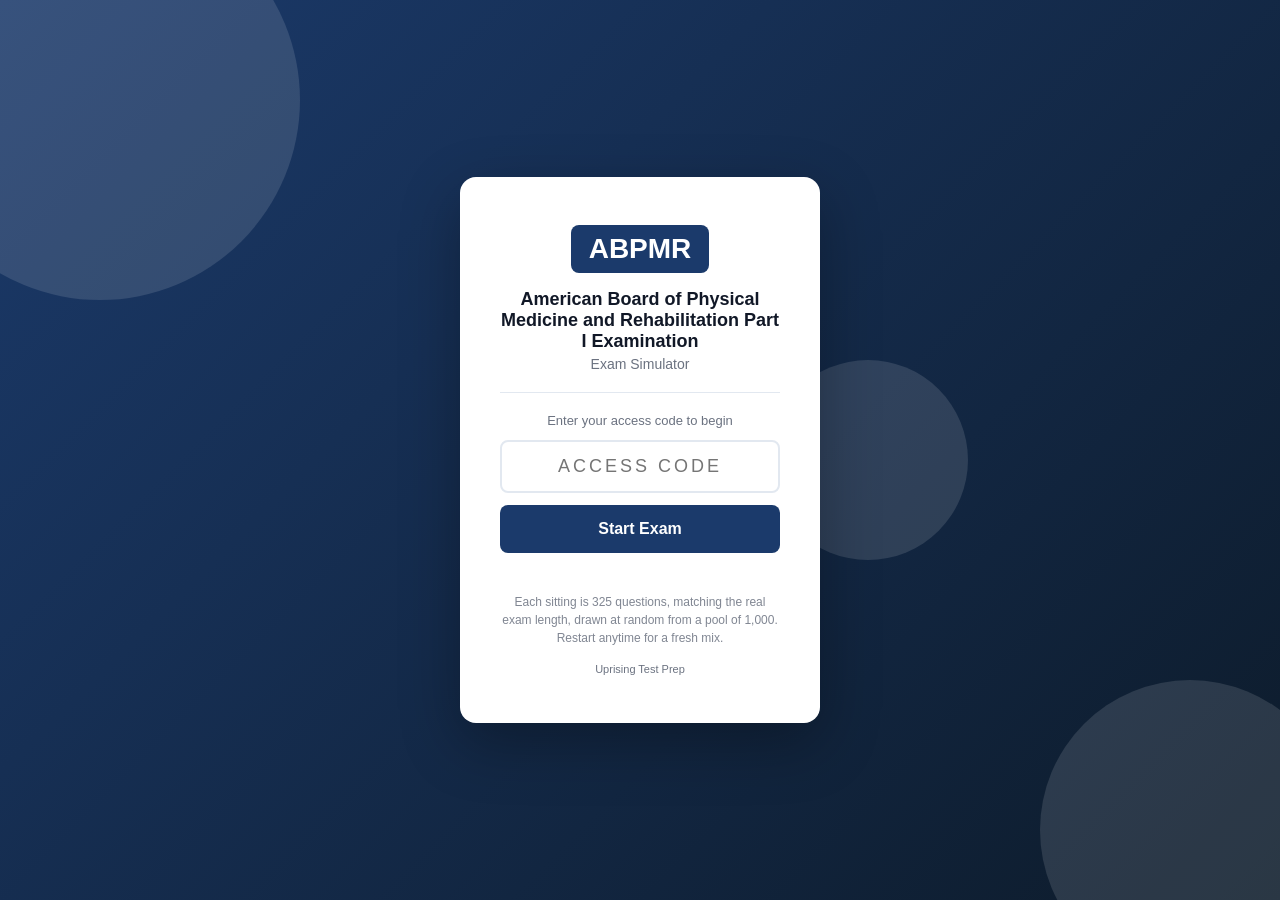
<file: index.html>
<!DOCTYPE html>
<html lang="en">
<head>
  <meta charset="UTF-8" />
  <meta name="viewport" content="width=device-width, initial-scale=1.0, viewport-fit=cover" />
  <meta name="apple-mobile-web-app-capable" content="yes" />
  <meta name="apple-mobile-web-app-status-bar-style" content="black-translucent" />
  <title>ABPMR Exam Simulator</title>
  <link rel="stylesheet" href="style.css" />
</head>
<body>

<div id="access-gate">
  <div class="gate-bg-shapes">
    <div class="shape shape-1"></div>
    <div class="shape shape-2"></div>
    <div class="shape shape-3"></div>
  </div>
  <div class="gate-card">
    <div class="gate-logo">
      <div class="logo-badge">ABPMR</div>
    </div>
    <h1 class="gate-title">American Board of Physical Medicine and Rehabilitation Part I Examination</h1>
    <p class="gate-subtitle">Exam Simulator</p>
    <div class="gate-divider"></div>
    <p class="gate-instruction">Enter your access code to begin</p>
    <input type="text" id="access-code-input" class="gate-input"
           placeholder="Access Code" autocomplete="off"
           maxlength="20" spellcheck="false" />
    <button id="access-btn" class="gate-btn">Start Exam</button>
    <p id="access-error" class="gate-error"></p>
    <p class="gate-pool-note">Each sitting is 325 questions, matching the real exam length, drawn at random from a pool of 1,000. Restart anytime for a fresh mix.</p>
    <p class="gate-hint">Uprising Test Prep</p>
  </div>
</div>

<div id="app" style="display:none">
  <header class="top-bar">
    <div class="bar-left">
      <span class="bar-logo">ABPMR</span>
      <span class="bar-title">Exam Simulator</span>
    </div>
    <div class="bar-right">
      <span class="bar-timer" id="timer-display">--:--</span>
      <button class="bar-btn" id="flag-btn">Flag</button>
      <button class="bar-btn bar-btn-primary" id="submit-btn">
        <span class="btn-full">Submit Exam</span>
        <span class="btn-short">Submit</span>
      </button>
    </div>
  </header>

  <div class="progress-strip">
    <div class="progress-bar" id="progress-bar"></div>
  </div>

  <main class="exam-main">
    <div class="question-panel">
      <div class="q-meta">
        <span id="q-counter"></span>
        <span class="q-pool-chip" title="This sitting is 325 questions, matching the real exam length, drawn at random from a pool of 1,000. Restart for a fresh mix.">1,000 Questions Available</span>
        <span id="q-domain" class="q-domain-tag"></span>
        <span id="q-flag-indicator" class="flag-chip" style="display:none">Flagged</span>
      </div>
      <!-- Shared text for a linked cluster (a clinical case, a reading
           passage). It sits ABOVE the stem, which is the one thing that
           legitimately precedes it, and repeats on every question in the
           cluster so nobody has to page backwards. -->
      <div id="q-cluster-wrap" class="cluster-wrap" style="display:none"></div>
      <p id="question-text" class="q-text"></p>
      <!-- The picture sits BELOW the question text so the simulator matches
           the printed book exactly: stem, then picture, then options. They
           used to disagree (book put the picture under the stem, simulator put
           it above), so no single wording could be true in both places, and
           184 of MLPAO's 185 image questions said "shown above" while the
           book printed the picture below the sentence. Write stems with
           neutral wording ("the strip shown", "the diagram shows") and this
           whole class of bug cannot come back. -->
      <div id="q-image-wrap" style="display:none; margin-bottom:14px;"></div>
      <div id="options-list" class="options-list"></div>
      <div id="explanation-box" class="explanation-box" style="display:none">
        <div class="explanation-label">Explanation</div>
        <p id="explanation-text" class="explanation-text"></p>
      </div>
    </div>
    <div class="nav-bar">
      <button class="nav-btn" id="prev-btn">&#8592; Prev</button>
      <button class="nav-btn nav-btn-map" id="map-btn">Question Map</button>
      <button class="nav-btn nav-btn-next" id="next-btn">Next &#8594;</button>
    </div>
  </main>
</div>

<!-- Question Map Modal -->
<div id="map-modal" style="display:none">
  <div class="map-backdrop" id="map-backdrop"></div>
  <div class="map-panel">
    <div class="map-header">
      <span class="map-title">Question Map</span>
      <button id="map-close" class="map-close-btn">&#x2715; Close</button>
    </div>
    <div class="map-legend">
      <span class="leg-item"><span class="leg-swatch leg-answered"></span>Answered</span>
      <span class="leg-item"><span class="leg-swatch leg-flagged"></span>Flagged</span>
      <span class="leg-item"><span class="leg-swatch leg-unanswered"></span>Unanswered</span>
    </div>
    <div id="q-grid" class="q-grid"></div>
  </div>
</div>

<div id="results-screen" style="display:none">
  <div class="results-card">
    <div class="res-header">
      <div class="res-badge">ABPMR</div>
      <h2 id="res-status" class="res-status"></h2>
      <p id="res-score" class="res-score"></p>
    </div>
    <div id="res-domains" class="res-domains"></div>
    <p class="mode-pool-note">This sitting drew 325 questions from a pool of 1,000. Restart for a fresh mix.</p>
    <button id="res-review-btn" class="res-btn">Review Answers</button>
    <button id="res-restart-btn" class="res-btn res-btn-secondary">Restart</button>
  </div>
</div>

<script src="questions.js"></script>
<script src="app.js"></script>
</body>
</html>
</file>
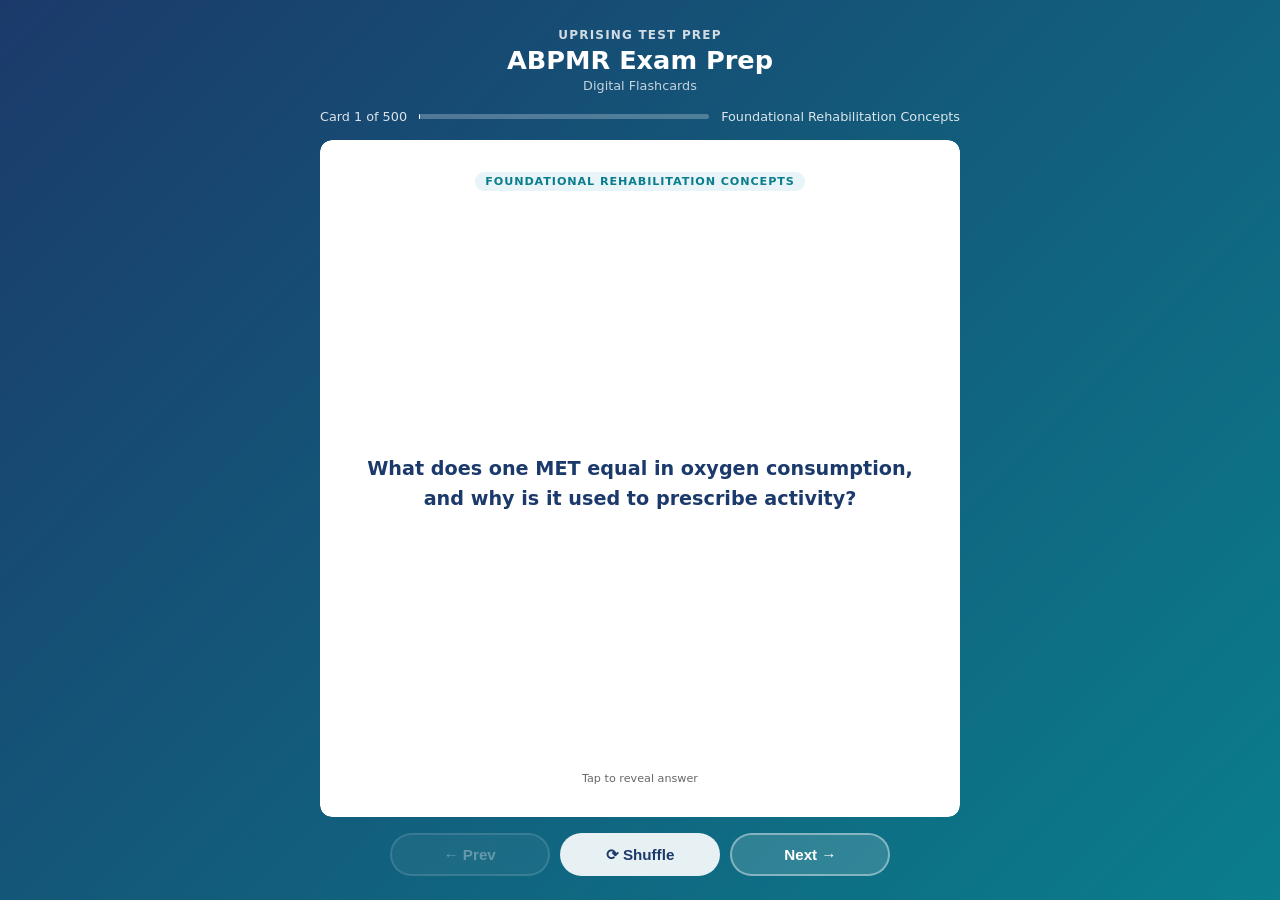
<file: flashcards/index.html>
<!DOCTYPE html>
<html lang="en">
<head>
  <meta charset="UTF-8">
  <meta name="viewport" content="width=device-width, initial-scale=1.0">
  <title>ABPMR Exam Prep: Flashcards</title>
  <style>
    :root {
      --blue:   #1B3A6B;
      --teal:   #0A7E8C;
      --ltblue: #E8F4F8;
      --white:  #FFFFFF;
      --text:   #1A1A1A;
      --muted:  #666;
      --radius: 12px;
    }
    * { box-sizing: border-box; margin: 0; padding: 0; }
    html, body { height: 100%; }
    body {
      font-family: 'Segoe UI', system-ui, sans-serif;
      background: linear-gradient(135deg, var(--blue) 0%, var(--teal) 100%);
      /* Pinned, not min-height: the page must never grow, or the controls
         get pushed below the fold on iOS where 100dvh and height:100%
         disagree. The height:100% rule above is the pre-dvh fallback. */
      height: 100dvh;
      max-height: 100dvh;
      overflow: hidden;
      display: flex;
      flex-direction: column;
      align-items: center;
      padding: 1.25rem 1rem 1rem;
      gap: 0.75rem;
      overflow-x: hidden;
    }
    header { text-align: center; color: #fff; flex-shrink: 0; }
    header .brand { font-size: 0.75rem; font-weight: 700; letter-spacing: 0.1em; opacity: 0.8; text-transform: uppercase; }
    header h1 { font-size: 1.3rem; font-weight: 800; margin-top: 0.2rem; }
    header .subtitle { font-size: 0.8rem; opacity: 0.75; margin-top: 0.15rem; }
    #progress-info {
      display: flex; align-items: center; gap: 0.75rem;
      color: rgba(255,255,255,0.85); font-size: 0.8rem;
      flex-shrink: 0; width: 100%; max-width: 640px;
    }
    #progress-bar-track {
      flex: 1; background: rgba(255,255,255,0.25);
      border-radius: 4px; height: 5px;
    }
    #progress-bar-fill { height: 100%; background: #fff; border-radius: 4px; transition: width 0.3s; }
    .card-scene {
      width: 100%; max-width: 640px;
      perspective: 1200px;
      cursor: pointer;
      flex: 1; min-height: 0;
      display: flex; flex-direction: column;
    
      /* WebKit does not clip overflow inside a preserve-3d context, so the
         answer pane's own clip is dropped and a long answer paints over the
         Prev/Next row. This element only sets the perspective and is NOT
         itself in the 3D context, so its clip is honoured in every engine. */
      overflow: hidden;
      border-radius: var(--radius);
    }
    .card-inner {
      position: relative; width: 100%;
      flex: 1; min-height: 0;
      transition: transform 0.55s cubic-bezier(.4,0,.2,1);
      transform-style: preserve-3d;
    }
    .card-scene.flipped .card-inner { transform: rotateY(180deg); }
    .card-face {
      position: absolute; inset: 0;
      backface-visibility: hidden; -webkit-backface-visibility: hidden;
      border-radius: var(--radius);
      display: flex; flex-direction: column;
      padding: 1.5rem 1.75rem;
      box-shadow: 0 12px 40px rgba(0,0,0,0.2);
      overflow: hidden;
    
      /* Painting through a mask forces WebKit to allocate a real clipping
         layer for a 3D-transformed element, which is what makes the
         overflow:hidden and the rounded corners above actually apply. */
      -webkit-mask-image: -webkit-radial-gradient(#fff, #000);
              mask-image: radial-gradient(#fff, #000);
    }
    .card-front { background: var(--white); align-items: center; justify-content: center; }
    .card-back  { background: var(--ltblue); transform: rotateY(180deg); }
    .card-badge {
      font-size: 0.7rem; font-weight: 700; text-transform: uppercase;
      letter-spacing: 0.08em;
      background: var(--ltblue); color: var(--teal);
      padding: 0.2rem 0.65rem; border-radius: 20px;
      margin-bottom: 0.85rem; flex-shrink: 0;
    }
    .card-back .card-badge { background: rgba(10,126,140,0.12); }
    .card-front .q-text {
      font-size: 1.1rem; font-weight: 600; color: var(--blue); line-height: 1.55;
      text-align: center; overflow-y: auto; flex: 1;
      display: flex; align-items: center; justify-content: center;
      scrollbar-width: thin; scrollbar-color: rgba(27,58,107,0.3) transparent;
    }
    .card-back .a-label { font-size: 0.7rem; font-weight: 700; color: var(--teal); text-transform: uppercase; letter-spacing: 0.08em; margin-bottom: 0.4rem; flex-shrink: 0; }
    .card-back .a-text  {
      font-size: 0.975rem; color: var(--text); line-height: 1.65;
      overflow-y: auto; flex: 1; min-height: 0; padding-right: 4px;
      scrollbar-width: thin; scrollbar-color: rgba(10,126,140,0.4) transparent;
    
      -webkit-overflow-scrolling: touch;
      overscroll-behavior: contain;
    }
    .card-back .a-text::-webkit-scrollbar { width: 4px; }
    .card-back .a-text::-webkit-scrollbar-track { background: transparent; }
    .card-back .a-text::-webkit-scrollbar-thumb { background: rgba(10,126,140,0.4); border-radius: 4px; }
    .tap-hint { flex-shrink: 0; margin-top: 0.6rem; font-size: 0.7rem; color: var(--muted); text-align: center; }
    .card-back .tap-hint { color: var(--teal); opacity: 0.7; }
    .controls {
      display: flex; gap: 0.65rem; flex-wrap: nowrap;
      justify-content: center; flex-shrink: 0;
      width: 100%; max-width: 640px;
      padding-bottom: env(safe-area-inset-bottom, 0px);
    }
    .btn {
      padding: 0.6rem 1.2rem; border-radius: 50px;
      border: 2px solid rgba(255,255,255,0.4);
      background: rgba(255,255,255,0.15); color: #fff;
      font-weight: 700; font-size: 0.875rem; cursor: pointer;
      transition: all 0.2s; backdrop-filter: blur(4px);
      white-space: nowrap; flex: 1; max-width: 160px;
    }
    .btn:hover { background: rgba(255,255,255,0.3); border-color: rgba(255,255,255,0.7); }
    .btn:active { transform: scale(0.96); }
    .btn:disabled { opacity: 0.35; cursor: not-allowed; }
    .btn.btn-primary { background: rgba(255,255,255,0.9); color: var(--blue); border-color: transparent; }
    .btn.btn-primary:hover { background: #fff; }
    #loading { color: rgba(255,255,255,0.8); font-size: 1rem; text-align: center; padding: 3rem; flex: 1; }
    @media (min-width: 768px) {
      body { padding: 1.75rem 1.5rem 1.5rem; gap: 1rem; }
      header h1 { font-size: 1.6rem; }
      .card-face { padding: 2rem 2.5rem; }
      .card-front .q-text { font-size: 1.2rem; }
      .card-back .a-text { font-size: 1.05rem; }
      .btn { font-size: 0.95rem; padding: 0.65rem 1.4rem; }
    }
    @media (max-width: 380px) {
      body { padding: 0.75rem; gap: 0.5rem; }
      header .brand { font-size: 0.65rem; }
      header h1 { font-size: 1.1rem; }
      header .subtitle { display: none; }
      .card-face { padding: 1rem 1.1rem; }
      .card-front .q-text { font-size: 0.975rem; }
      .card-back .a-text { font-size: 0.875rem; }
      .btn { font-size: 0.8rem; padding: 0.5rem 0.75rem; }
    }
  </style>
</head>
<body>
<header>
  <div class="brand">Uprising Test Prep</div>
  <h1>ABPMR Exam Prep</h1>
  <div class="subtitle">Digital Flashcards</div>
</header>
<div id="progress-info">
  <span id="card-counter">Card 1</span>
  <div id="progress-bar-track"><div id="progress-bar-fill" style="width:0%"></div></div>
  <span id="domain-label"></span>
</div>
<div id="loading">Loading flashcards...</div>
<div class="card-scene" id="card-scene" style="display:none" onclick="flipCard()">
  <div class="card-inner" id="card-inner">
    <div class="card-face card-front">
      <div class="card-badge" id="front-badge"></div>
      <div class="q-text" id="q-text"></div>
      <div class="tap-hint">Tap to reveal answer</div>
    </div>
    <div class="card-face card-back">
      <div class="card-badge" id="back-badge">Answer</div>
      <div class="a-label">Answer</div>
      <div class="a-text" id="a-text"></div>
      <div class="tap-hint">Tap to flip back</div>
    </div>
  </div>
</div>
<div class="controls" id="controls" style="display:none">
  <button class="btn" id="prev-btn" onclick="event.stopPropagation();move(-1)" disabled>&#8592; Prev</button>
  <button class="btn btn-primary" onclick="event.stopPropagation();shuffleCards()">&#10227; Shuffle</button>
  <button class="btn" id="next-btn" onclick="event.stopPropagation();move(1)">Next &#8594;</button>
</div>
<script>
const DOMAIN_LABELS = {
  foundational_rehabilitation_concepts: "Foundational Rehabilitation Concepts",
  electrodiagnostic_medicine: "Electrodiagnostic Medicine",
  neurological_rehabilitation: "Neurological Rehabilitation",
  musculoskeletal_rehabilitation: "Musculoskeletal Rehabilitation",
  medical_rehabilitation: "Medical Rehabilitation",
};
let cards   = [];
let current = 0;
async function init() {
  try {
    const res = await fetch('flashcards.json');
    if (!res.ok) throw new Error('Network error');
    cards = await res.json();
    document.getElementById('loading').style.display    = 'none';
    document.getElementById('card-scene').style.display = 'flex';
    document.getElementById('controls').style.display   = 'flex';
    show();
  } catch (e) {
    document.getElementById('loading').textContent = 'Error loading flashcards. Please try refreshing.';
  }
}
function domainLabel(key) {
  return DOMAIN_LABELS[key] || key.replace(/_/g, ' ').replace(/\b\w/g, c => c.toUpperCase());
}
function show() {
  const c = cards[current];
  document.getElementById('card-scene').classList.remove('flipped');
  document.getElementById('a-text').scrollTop = 0;
  const label = domainLabel(c.domain || c.chapter || '');
  document.getElementById('q-text').textContent       = c.front;
  document.getElementById('a-text').textContent       = c.back;
  document.getElementById('front-badge').textContent  = label;
  document.getElementById('back-badge').textContent   = label;
  document.getElementById('card-counter').textContent = `Card ${current+1} of ${cards.length}`;
  document.getElementById('domain-label').textContent = label;
  document.getElementById('progress-bar-fill').style.width = `${((current+1)/cards.length*100).toFixed(1)}%`;
  document.getElementById('prev-btn').disabled = current === 0;
  document.getElementById('next-btn').disabled = current === cards.length - 1;
}
function flipCard() { document.getElementById('card-scene').classList.toggle('flipped'); }
function move(dir) {
  const next = current + dir;
  if (next < 0 || next >= cards.length) return;
  current = next; show();
}
function shuffleCards() {
  for (let i = cards.length - 1; i > 0; i--) {
    const j = Math.floor(Math.random() * (i+1));
    [cards[i], cards[j]] = [cards[j], cards[i]];
  }
  current = 0; show();
}
document.addEventListener('keydown', e => {
  if (e.key === 'ArrowRight' || e.key === 'ArrowDown') move(1);
  else if (e.key === 'ArrowLeft' || e.key === 'ArrowUp') move(-1);
  else if (e.key === ' ' || e.key === 'Enter') { e.preventDefault(); flipCard(); }
});
init();
</script>
</body>
</html>
</file>
<file: style.css>
/* ABPMR Exam Simulator, Styles */
:root {
  --primary:   #1B3A6B;
  --pass:      #059669;
  --fail:      #DC2626;
  --bg:        #F3F4F8;
  --card:      #FFFFFF;
  --border:    #E2E8F0;
  --text:      #111827;
  --muted:     #6B7280;
  --radius:    10px;
}
*, *::before, *::after { box-sizing: border-box; margin: 0; padding: 0; }
body {
  font-family: -apple-system, BlinkMacSystemFont, "Segoe UI", sans-serif;
  background: var(--bg);
  color: var(--text);
  height: 100vh;
  height: 100dvh;
  overflow: hidden;
  -webkit-text-size-adjust: 100%;
}

/* ── Access Gate ─────────────────────────────────────────────────────────── */
#access-gate {
  display: flex;
  align-items: center;
  justify-content: center;
  height: 100vh;
  height: 100dvh;
  background: linear-gradient(135deg, var(--primary) 0%, #0d1b2a 100%);
  position: relative;
  overflow: hidden;
  padding: 20px;
  padding-top: max(20px, env(safe-area-inset-top));
  padding-bottom: max(20px, env(safe-area-inset-bottom));
}
.gate-bg-shapes { position: absolute; inset: 0; pointer-events: none; }
.shape { position: absolute; border-radius: 50%; opacity: .12; background: #fff; }
.shape-1 { width: 400px; height: 400px; top: -100px; left: -100px; }
.shape-2 { width: 300px; height: 300px; bottom: -80px; right: -60px; }
.shape-3 { width: 200px; height: 200px; top: 40%; left: 60%; }
.gate-card {
  background: #fff;
  border-radius: 16px;
  padding: 48px 40px;
  text-align: center;
  width: 100%;
  max-width: 360px;
  position: relative;
  z-index: 1;
  box-shadow: 0 20px 60px rgba(0,0,0,.3);
}
.logo-badge {
  display: inline-block;
  background: var(--primary);
  color: #fff;
  font-weight: 800;
  font-size: 28px;
  padding: 8px 18px;
  border-radius: 8px;
}
.gate-title { font-size: 18px; font-weight: 700; margin-top: 16px; color: var(--text); }
.gate-subtitle { color: var(--muted); font-size: 14px; margin-top: 4px; }
.gate-divider { height: 1px; background: var(--border); margin: 20px 0; }
.gate-instruction { font-size: 13px; color: var(--muted); margin-bottom: 12px; }
.gate-input {
  width: 100%;
  padding: 14px 16px;
  border: 2px solid var(--border);
  border-radius: 8px;
  font-size: 18px;
  text-align: center;
  text-transform: uppercase;
  letter-spacing: 3px;
  outline: none;
}
.gate-input:focus { border-color: var(--primary); }
.gate-btn {
  width: 100%;
  margin-top: 12px;
  padding: 15px;
  background: var(--primary);
  color: #fff;
  border: none;
  border-radius: 8px;
  font-size: 16px;
  font-weight: 600;
  cursor: pointer;
  -webkit-tap-highlight-color: transparent;
}
.gate-btn:hover { opacity: .9; }
.gate-error { color: var(--fail); font-size: 13px; margin-top: 8px; min-height: 18px; }
.gate-hint { color: var(--muted); font-size: 11px; margin-top: 16px; }
.gate-pool-note { color: var(--muted); opacity: .85; font-size: 12px; margin-top: 14px; line-height: 1.5; }
.mode-pool-note { color: var(--muted); opacity: .85; font-size: 12.5px; text-align: center; margin: 4px 0 16px; line-height: 1.5; }

/* ── App shell ───────────────────────────────────────────────────────────── */
#app {
  display: flex;
  flex-direction: column;
  height: 100vh;
  height: 100dvh;
  padding-top: env(safe-area-inset-top);
}
.top-bar {
  display: flex;
  justify-content: space-between;
  align-items: center;
  background: var(--primary);
  color: #fff;
  padding: 0 20px;
  padding-left: max(20px, env(safe-area-inset-left));
  padding-right: max(20px, env(safe-area-inset-right));
  height: 52px;
  flex-shrink: 0;
  gap: 8px;
}
.bar-left { display: flex; align-items: center; gap: 8px; min-width: 0; }
.bar-logo { font-weight: 800; font-size: 18px; flex-shrink: 0; }
.bar-title { font-size: 14px; opacity: .8; white-space: nowrap; overflow: hidden; text-overflow: ellipsis; }
.bar-right { display: flex; align-items: center; gap: 8px; flex-shrink: 0; }
.bar-timer {
  font-variant-numeric: tabular-nums;
  font-size: 16px;
  font-weight: 600;
  min-width: 68px;
  text-align: right;
}
.bar-btn {
  padding: 7px 13px;
  background: rgba(255,255,255,.15);
  border: 1px solid rgba(255,255,255,.3);
  color: #fff;
  border-radius: 6px;
  cursor: pointer;
  font-size: 13px;
  white-space: nowrap;
  -webkit-tap-highlight-color: transparent;
  touch-action: manipulation;
}
.bar-btn:hover { background: rgba(255,255,255,.25); }
.bar-btn-primary {
  background: #fff;
  color: var(--primary);
  border-color: #fff;
  font-weight: 600;
}
.bar-btn-primary:hover { background: #f0f0f0; }
.btn-short { display: none; }
.btn-full  { display: inline; }

.progress-strip { height: 4px; background: rgba(0,0,0,.1); flex-shrink: 0; }
.progress-bar   { height: 100%; background: #4ade80; transition: width .3s; }

/* ── Main exam area ──────────────────────────────────────────────────────── */
.exam-main {
  flex: 1;
  overflow: hidden;
  display: flex;
  flex-direction: column;
  padding: 16px 20px 0;
  padding-left: max(16px, env(safe-area-inset-left));
  padding-right: max(16px, env(safe-area-inset-right));
  min-height: 0;
}
.question-panel { flex: 1; overflow-y: auto; padding-bottom: 12px; -webkit-overflow-scrolling: touch; }
.q-meta {
  display: flex;
  align-items: center;
  gap: 8px;
  margin-bottom: 12px;
  font-size: 13px;
  color: var(--muted);
  flex-wrap: wrap;
}
.q-domain-tag {
  background: var(--primary);
  color: #fff;
  padding: 2px 8px;
  border-radius: 4px;
  font-size: 11px;
  font-weight: 600;
}
.q-pool-chip {
  background: #EEF2FF;
  background: color-mix(in srgb, var(--primary) 12%, #fff);
  color: var(--primary);
  border: 1px solid var(--primary);
  padding: 2px 8px;
  border-radius: 10px;
  font-size: 11px;
  font-weight: 700;
  cursor: help;
  white-space: nowrap;
}
.flag-chip {
  background: #FEF3C7;
  color: #92400E;
  padding: 2px 8px;
  border-radius: 4px;
  font-size: 11px;
  font-weight: 600;
}
.cluster-wrap {
  border-left: 4px solid var(--primary, #1B3A6B);
  background: #F2F6FC; border-radius: 8px;
  padding: 10px 14px; margin-bottom: 16px;
}
.cluster-label {
  font-size: 11px; font-weight: 700; letter-spacing: 0.06em;
  text-transform: uppercase; color: var(--primary, #1B3A6B); margin-bottom: 6px;
}
.cluster-body {
  max-height: 38vh; overflow-y: auto; font-size: 15px; line-height: 1.6;
  -webkit-overflow-scrolling: touch;
}
.cluster-body p + p { margin-top: 10px; }
@media (min-width: 1100px) { .cluster-body { max-height: 52vh; } }

.q-image {
  max-width: 100%;
  /* Cap the height too. With only max-width, a tall exhibit renders at full
     width and pushes the stem and every option below the fold, so the question
     looks like it has no answers until the candidate scrolls. Found on CNPLE. */
  max-height: 62vh;
  width: auto;
  height: auto;
  object-fit: contain;
  border-radius: 6px;
  border: 1px solid var(--border);
  display: block;
  margin-bottom: 14px;
}
.q-text { font-size: 16px; line-height: 1.65; margin-bottom: 20px; }
.options-list { display: flex; flex-direction: column; gap: 10px; }
.option {
  display: flex;
  align-items: flex-start;
  gap: 12px;
  padding: 15px 16px;
  background: var(--card);
  border: 2px solid var(--border);
  border-radius: var(--radius);
  cursor: pointer;
  transition: .15s;
  -webkit-tap-highlight-color: transparent;
  touch-action: manipulation;
  min-height: 52px;
}
.option:hover  { border-color: var(--primary); background: #F8FAFF; }
.option.selected  { border-color: var(--primary); background: #EEF3FF; }
.option.correct   { border-color: #059669; background: #ECFDF5; }
.option.incorrect { border-color: #DC2626; background: #FEF2F2; }
.explanation-box {
  margin-top: 20px;
  padding: 16px 18px;
  background: #F0F9FF;
  border-left: 4px solid #2563EB;
  border-radius: 6px;
}
.explanation-label {
  font-size: 11px;
  font-weight: 700;
  text-transform: uppercase;
  letter-spacing: .06em;
  color: #2563EB;
  margin-bottom: 8px;
}
.explanation-text { font-size: 14.5px; line-height: 1.7; color: #1e293b; margin: 0; }
.opt-letter { font-weight: 700; font-size: 15px; color: var(--primary); min-width: 22px; padding-top: 1px; flex-shrink: 0; }
.opt-text   { font-size: 15px; line-height: 1.5; }

/* ── Nav bar ─────────────────────────────────────────────────────────────── */
.nav-bar {
  display: flex;
  align-items: center;
  gap: 8px;
  padding: 10px 0;
  padding-bottom: max(14px, env(safe-area-inset-bottom));
  flex-shrink: 0;
}
.nav-btn {
  flex: 1;
  padding: 13px 8px;
  background: var(--card);
  border: 1px solid var(--border);
  border-radius: 8px;
  cursor: pointer;
  font-size: 15px;
  font-weight: 500;
  text-align: center;
  -webkit-tap-highlight-color: transparent;
  touch-action: manipulation;
  min-height: 48px;
}
.nav-btn:hover      { background: #f0f0f0; }
.nav-btn-map {
  background: var(--bg);
  border-color: var(--primary);
  color: var(--primary);
  font-weight: 600;
}
.nav-btn-map:hover { background: #EEF3FF; }
.nav-btn-next {
  background: var(--primary);
  color: #fff;
  border-color: var(--primary);
}
.nav-btn-next:hover { opacity: .9; }

/* ── Question Map Modal ──────────────────────────────────────────────────── */
#map-modal {
  position: fixed;
  inset: 0;
  z-index: 1000;
  display: flex;
  flex-direction: column;
  justify-content: flex-end;
}
.map-backdrop { position: absolute; inset: 0; background: rgba(0,0,0,.5); }
.map-panel {
  position: relative;
  background: #fff;
  border-radius: 20px 20px 0 0;
  padding: 20px;
  padding-bottom: max(20px, env(safe-area-inset-bottom));
  max-height: 80vh;
  max-height: 80dvh;
  display: flex;
  flex-direction: column;
  box-shadow: 0 -4px 30px rgba(0,0,0,.2);
}
.map-header {
  display: flex;
  align-items: center;
  justify-content: space-between;
  margin-bottom: 12px;
  flex-shrink: 0;
}
.map-title { font-size: 17px; font-weight: 700; color: var(--text); }
.map-close-btn {
  padding: 8px 16px;
  background: var(--bg);
  border: 1px solid var(--border);
  border-radius: 8px;
  cursor: pointer;
  font-size: 14px;
  font-weight: 500;
  min-height: 40px;
  -webkit-tap-highlight-color: transparent;
  touch-action: manipulation;
}
.map-close-btn:hover { background: #e5e7eb; }
.map-legend { display: flex; gap: 16px; margin-bottom: 14px; flex-shrink: 0; flex-wrap: wrap; }
.leg-item { display: flex; align-items: center; gap: 6px; font-size: 13px; color: var(--muted); }
.leg-swatch {
  width: 16px;
  height: 16px;
  border-radius: 3px;
  border: 1px solid var(--border);
  background: var(--card);
  display: inline-block;
  flex-shrink: 0;
}
.leg-swatch.leg-answered  { background: var(--primary); border-color: var(--primary); }
.leg-swatch.leg-flagged   { background: #FEF3C7; border-color: #F59E0B; }
.leg-swatch.leg-unanswered { background: var(--card); }
.q-grid {
  display: flex;
  flex-wrap: wrap;
  gap: 6px;
  overflow-y: auto;
  flex: 1;
  padding-bottom: 8px;
  -webkit-overflow-scrolling: touch;
}
.grid-btn {
  width: 40px;
  height: 40px;
  border: 1px solid var(--border);
  border-radius: 6px;
  background: var(--card);
  font-size: 12px;
  cursor: pointer;
  font-weight: 500;
  -webkit-tap-highlight-color: transparent;
  touch-action: manipulation;
}
.grid-btn.answered { background: var(--primary); color: #fff; border-color: var(--primary); }
.grid-btn.flagged  { background: #FEF3C7; border-color: #F59E0B; }
.grid-btn.active   { outline: 3px solid var(--primary); outline-offset: 2px; }

/* ── Results ─────────────────────────────────────────────────────────────── */
#results-screen {
  display: flex;
  align-items: flex-start;
  justify-content: center;
  min-height: 100vh;
  min-height: 100dvh;
  background: var(--bg);
  overflow-y: auto;
  -webkit-overflow-scrolling: touch;
  padding: 20px 16px;
  padding-top: max(20px, env(safe-area-inset-top));
  padding-bottom: max(20px, env(safe-area-inset-bottom));
}
.results-card {
  background: var(--card);
  border-radius: 16px;
  padding: 40px;
  max-width: 480px;
  width: 100%;
  box-shadow: 0 8px 30px rgba(0,0,0,.1);
}
.res-header { text-align: center; margin-bottom: 24px; }
.res-badge {
  display: inline-block;
  background: var(--primary);
  color: #fff;
  font-weight: 800;
  font-size: 22px;
  padding: 6px 16px;
  border-radius: 8px;
}
.res-status { font-size: 36px; font-weight: 800; margin-top: 12px; }
.res-score  { font-size: 18px; color: var(--muted); margin-top: 4px; }
.res-domains { margin-bottom: 24px; display: flex; flex-direction: column; gap: 10px; }
.res-domain-row { display: flex; align-items: center; gap: 8px; font-size: 13px; }
.res-domain-name { width: 160px; font-weight: 500; flex-shrink: 0; }
.res-domain-bar-wrap { flex: 1; background: #E5E7EB; border-radius: 4px; height: 8px; overflow: hidden; }
.res-domain-bar { height: 100%; border-radius: 4px; transition: width .5s; }
.res-domain-pct { width: 36px; text-align: right; font-weight: 600; }
.res-btn {
  width: 100%;
  padding: 15px;
  background: var(--primary);
  color: #fff;
  border: none;
  border-radius: 8px;
  font-size: 15px;
  font-weight: 600;
  cursor: pointer;
  margin-bottom: 10px;
  min-height: 52px;
  -webkit-tap-highlight-color: transparent;
  touch-action: manipulation;
}
.res-btn:hover { opacity: .9; }
.res-btn-secondary {
  background: transparent;
  color: var(--primary);
  border: 2px solid var(--primary);
}
.res-btn-secondary:hover { background: var(--primary); color: #fff; }

/* ── Mobile breakpoint (phones ≤ 640px) ─────────────────────────────────── */
@media (max-width: 640px) {
  /* Gate card */
  .gate-card { padding: 32px 24px; }

  /* Top bar: hide long title text, swap Submit label */
  .bar-title  { display: none; }
  .btn-full   { display: none; }
  .btn-short  { display: inline; }
  .bar-right  { gap: 6px; }
  .bar-btn    { padding: 6px 10px; font-size: 12px; }
  .bar-timer  { font-size: 14px; min-width: 58px; }

  /* Exam main */
  .exam-main { padding: 12px 14px 0; }
  .q-text { font-size: 16px; }
  .opt-text { font-size: 15px; }

  /* Nav bar, bigger touch targets */
  .nav-btn { font-size: 14px; padding: 14px 6px; }

  /* Results */
  .results-card { padding: 28px 20px; }
  .res-domain-name { width: 110px; font-size: 12px; }
  .res-domain-pct  { font-size: 12px; }
  .res-status { font-size: 30px; }

  /* Map grid, slightly bigger buttons on phones */
  .grid-btn { width: 42px; height: 42px; }
}

/* ── Very small phones (≤ 380px) ────────────────────────────────────────── */
@media (max-width: 380px) {
  .bar-logo { font-size: 15px; }
  .bar-btn  { padding: 5px 8px; font-size: 11px; }
  .bar-timer { font-size: 13px; min-width: 52px; }
  .nav-btn  { font-size: 13px; }
  .grid-btn { width: 38px; height: 38px; font-size: 11px; }
}
</file>
